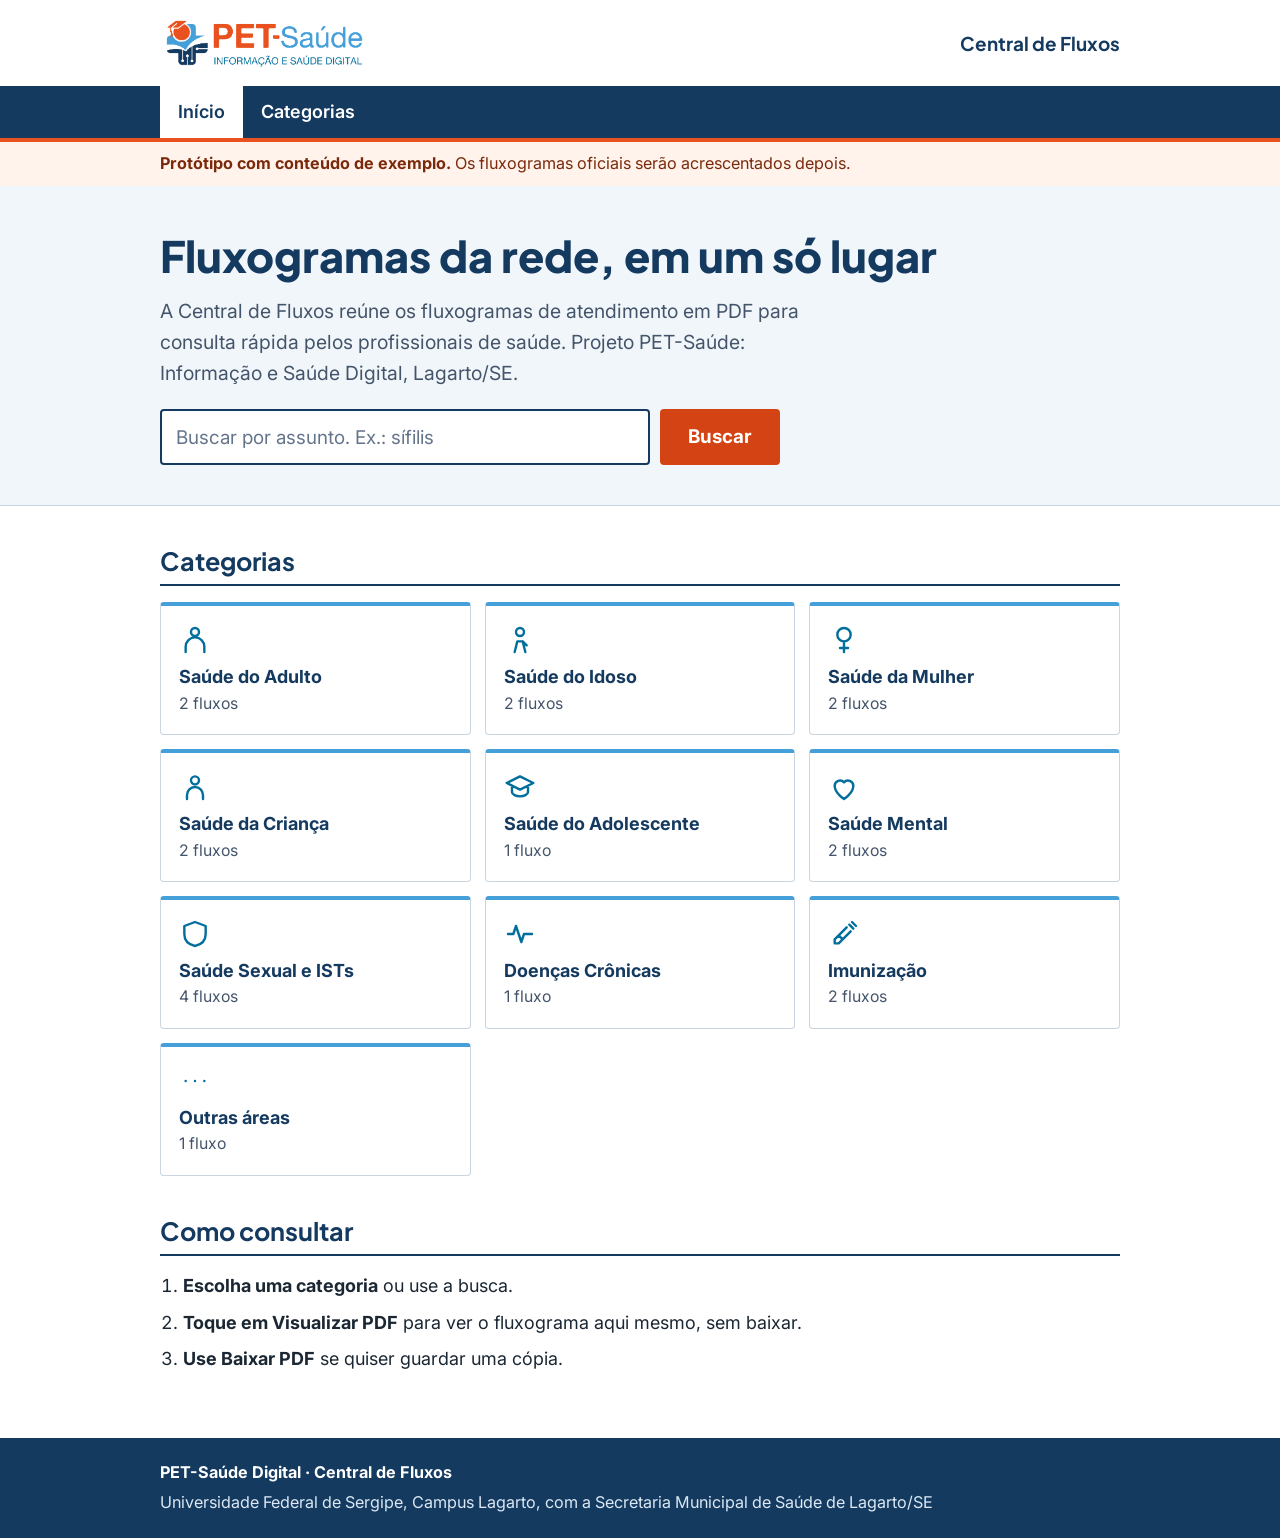
<file: index.html>
<!doctype html>
<html lang="pt-BR">
<head>
<meta charset="utf-8">
<meta name="viewport" content="width=device-width, initial-scale=1">
<title>PET-Saúde Digital · Central de Fluxos</title>
<meta name="description" content="Consulte fluxogramas assistenciais da rede de saúde de Lagarto/SE.">
<link rel="stylesheet" href="https://fonts.googleapis.com/css2?family=Inter:wght@400;500;600;700&family=Plus+Jakarta+Sans:wght@600;700;800&display=swap">
<link rel="stylesheet" href="css/style.css">
</head>
<body data-root="" data-pagina="inicio">
<a class="pular" href="#conteudo">Pular para o conteúdo</a>
<div class="pagina">
<header class="topo">
  <div class="miolo marca-linha">
    <a class="marca" href="index.html"><img src="assets/images/logo-oficial.png" alt="PET-Saúde Informação e Saúde Digital. Ir para o início."></a>
    <span class="nome-site">Central de Fluxos</span>
  </div>
  <nav class="menu" aria-label="Principal"><div class="miolo">
    <a href="index.html" aria-current="page">Início</a>
    <a href="pages/categorias.html">Categorias</a>
  </div></nav>
</header>
<div class="aviso"><div class="miolo"><strong>Protótipo com conteúdo de exemplo.</strong> Os fluxogramas oficiais serão acrescentados depois.</div></div>
<main id="conteudo">
<section class="faixa"><div class="miolo abertura">
  <h1>Fluxogramas da rede, em um só lugar</h1>
  <p>A Central de Fluxos reúne os fluxogramas de atendimento em PDF para consulta rápida pelos profissionais de saúde. Projeto PET-Saúde: Informação e Saúde Digital, Lagarto/SE.</p>
  <form class="busca" role="search" action="pages/categorias.html" method="get">
      <label class="so-leitor" for="q">Buscar fluxograma</label>
      <input id="q" name="q" type="search" placeholder="Buscar por assunto. Ex.: sífilis" autocomplete="off">
      <button class="botao" type="submit">Buscar</button>
    </form>
</div></section>
<div class="miolo">
  <section class="bloco" aria-labelledby="h-cat">
    <h2 id="h-cat">Categorias</h2>
    <ul class="cats" id="categorias"></ul>
  </section>
  <section class="bloco" aria-labelledby="h-como">
    <h2 id="h-como">Como consultar</h2>
    <ol class="como">
      <li><b>Escolha uma categoria</b> ou use a busca.</li>
      <li><b>Toque em Visualizar PDF</b> para ver o fluxograma aqui mesmo, sem baixar.</li>
      <li><b>Use Baixar PDF</b> se quiser guardar uma cópia.</li>
    </ol>
  </section>
</div>
</main>
<footer class="rodape"><div class="miolo">
  <strong>PET-Saúde Digital · Central de Fluxos</strong>
  <span>Universidade Federal de Sergipe, Campus Lagarto, com a Secretaria Municipal de Saúde de Lagarto/SE</span>
</div></footer>
</div>
<script src="js/dados.js"></script>
<script src="js/script.js"></script>
</body>
</html>
</file>
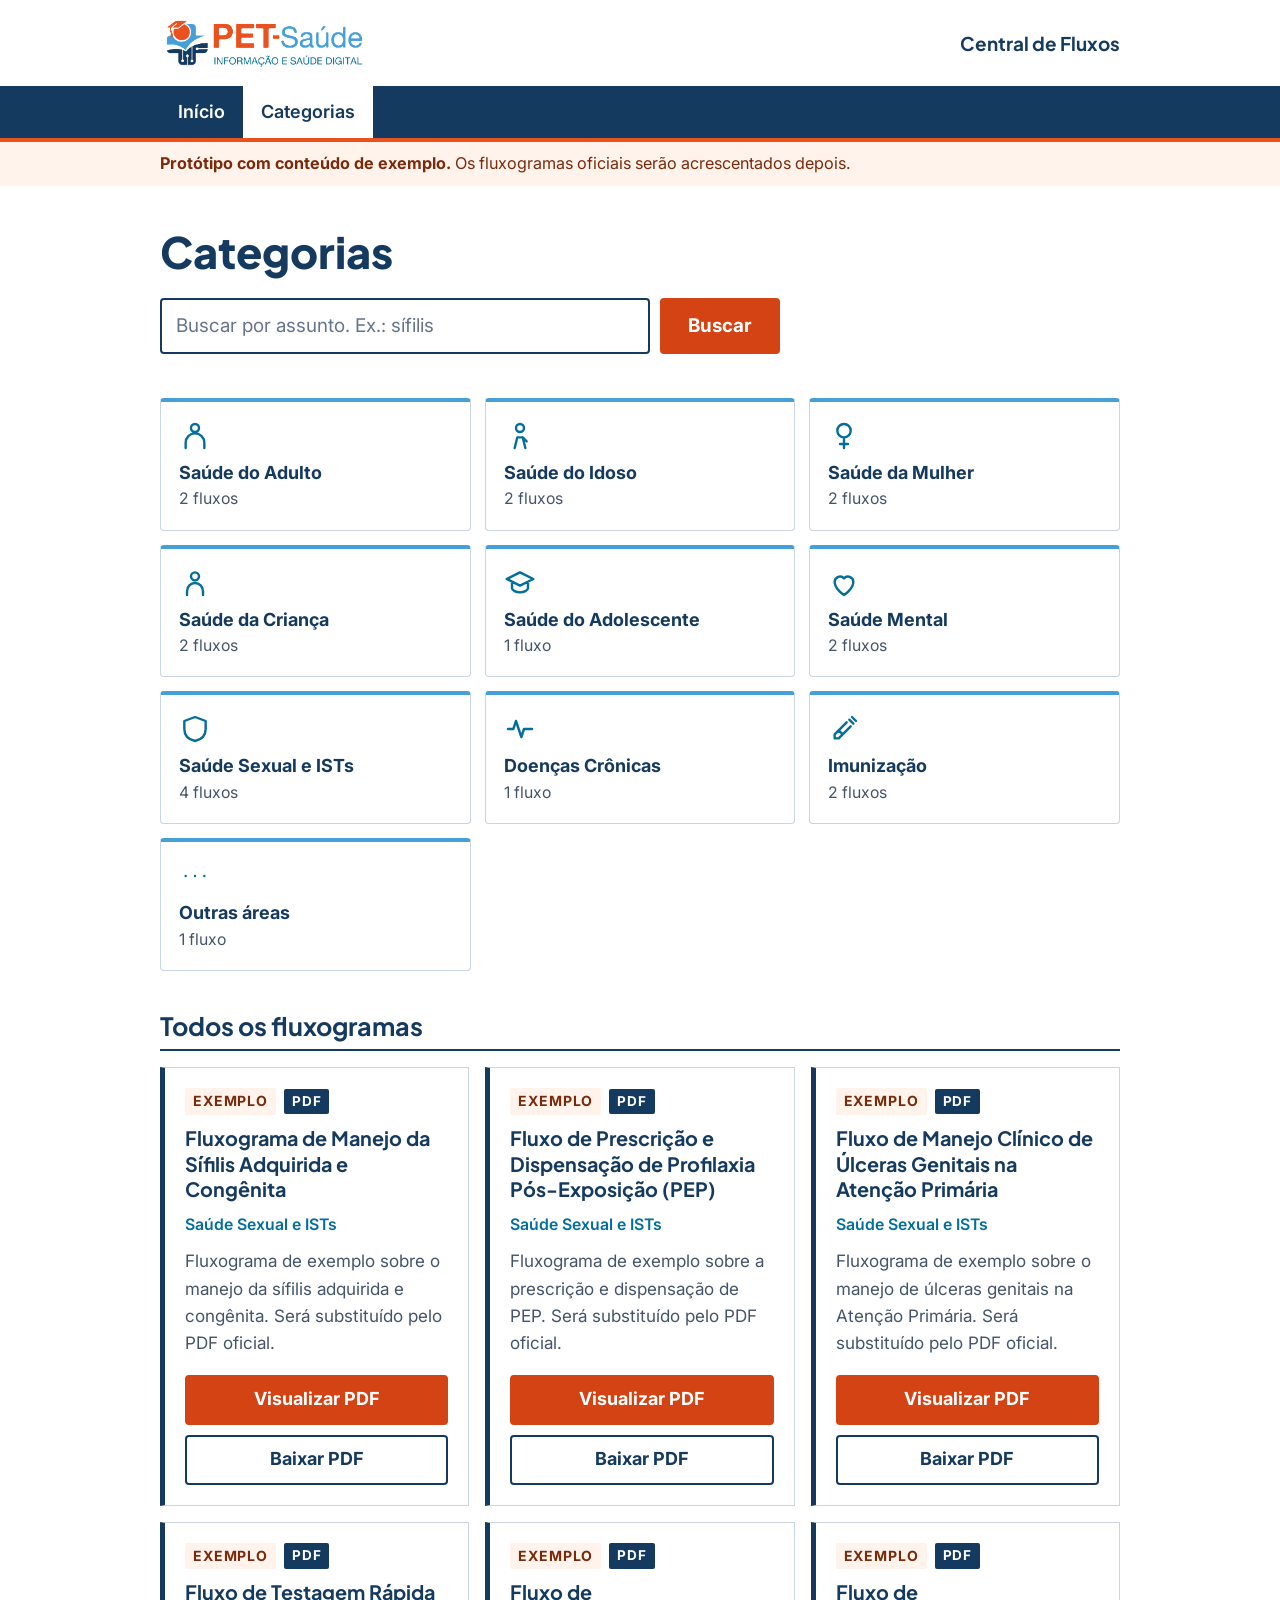
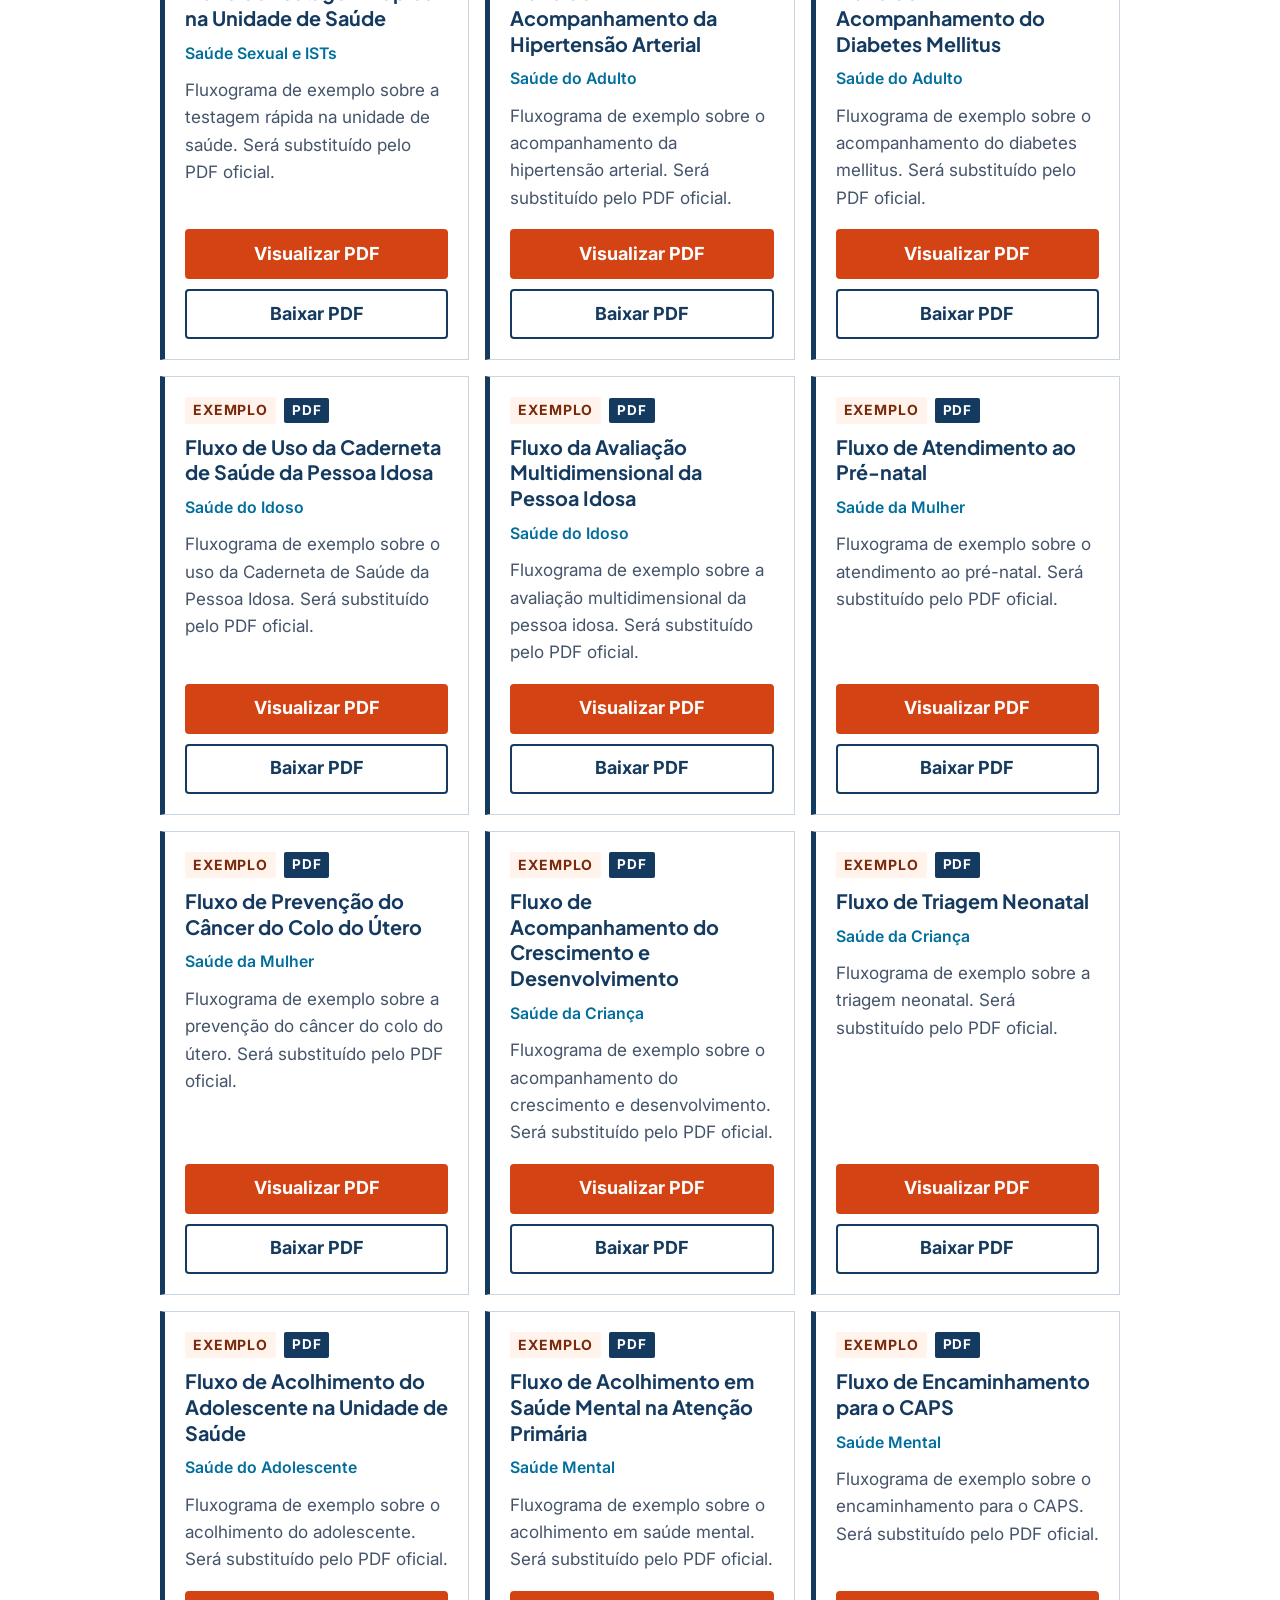
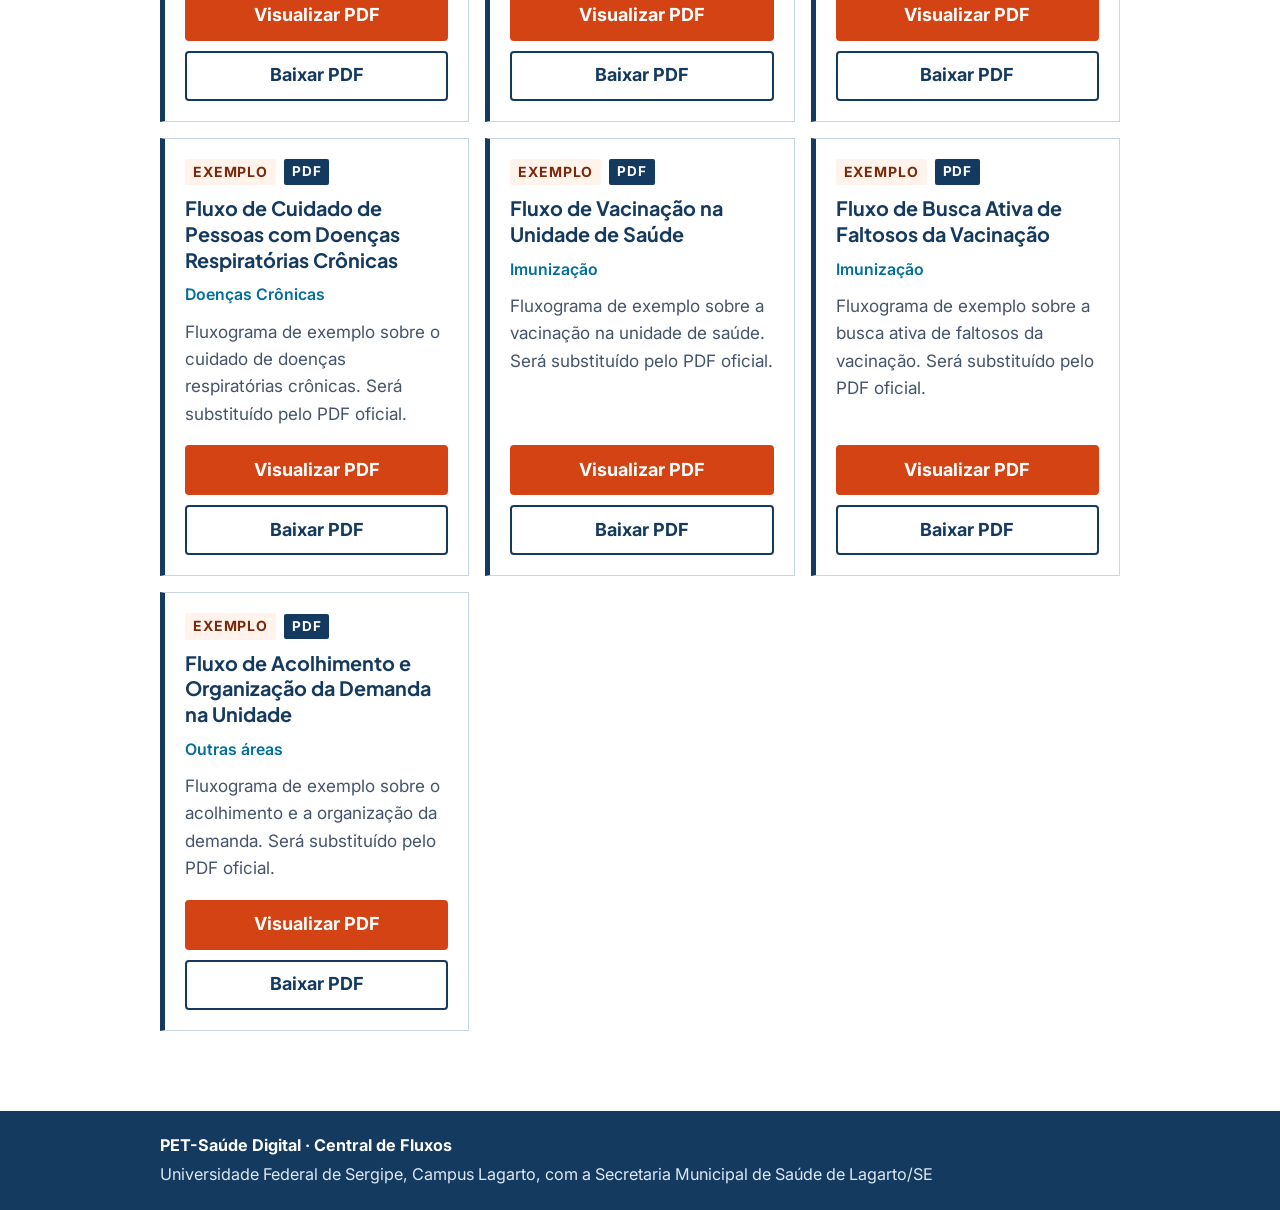
<file: pages/categorias.html>
<!doctype html>
<html lang="pt-BR">
<head>
<meta charset="utf-8">
<meta name="viewport" content="width=device-width, initial-scale=1">
<title>Categorias · Central de Fluxos</title>
<meta name="description" content="Escolha uma categoria para ver os fluxogramas.">
<link rel="stylesheet" href="https://fonts.googleapis.com/css2?family=Inter:wght@400;500;600;700&family=Plus+Jakarta+Sans:wght@600;700;800&display=swap">
<link rel="stylesheet" href="../css/style.css">
</head>
<body data-root="../" data-pagina="categorias">
<a class="pular" href="#conteudo">Pular para o conteúdo</a>
<div class="pagina">
<header class="topo">
  <div class="miolo marca-linha">
    <a class="marca" href="../index.html"><img src="../assets/images/logo-oficial.png" alt="PET-Saúde Informação e Saúde Digital. Ir para o início."></a>
    <span class="nome-site">Central de Fluxos</span>
  </div>
  <nav class="menu" aria-label="Principal"><div class="miolo">
    <a href="../index.html">Início</a>
    <a href="../pages/categorias.html" aria-current="page">Categorias</a>
  </div></nav>
</header>
<div class="aviso"><div class="miolo"><strong>Protótipo com conteúdo de exemplo.</strong> Os fluxogramas oficiais serão acrescentados depois.</div></div>
<main id="conteudo">
<div class="miolo">
  <section class="abertura">
    <h1>Categorias</h1>
    <form class="busca" role="search" action="../pages/categorias.html" method="get">
      <label class="so-leitor" for="q">Buscar fluxograma</label>
      <input id="q" name="q" type="search" placeholder="Buscar por assunto. Ex.: sífilis" autocomplete="off">
      <button class="botao" type="submit">Buscar</button>
    </form>
  </section>
  <section class="bloco"><h2 class="so-leitor">Categorias</h2><ul class="cats" id="categorias"></ul></section>
  <section class="bloco" id="lista" aria-labelledby="lista-titulo" aria-live="polite">
    <h2 id="lista-titulo">Todos os fluxogramas</h2>
    <ul class="docs" id="lista-itens"></ul>
    <div><a class="botao claro" id="limpar" href="categorias.html" hidden>Ver todos</a></div>
  </section>
</div>
</main>
<footer class="rodape"><div class="miolo">
  <strong>PET-Saúde Digital · Central de Fluxos</strong>
  <span>Universidade Federal de Sergipe, Campus Lagarto, com a Secretaria Municipal de Saúde de Lagarto/SE</span>
</div></footer>
</div>
<script src="../js/dados.js"></script>
<script src="../js/script.js"></script>
</body>
</html>
</file>
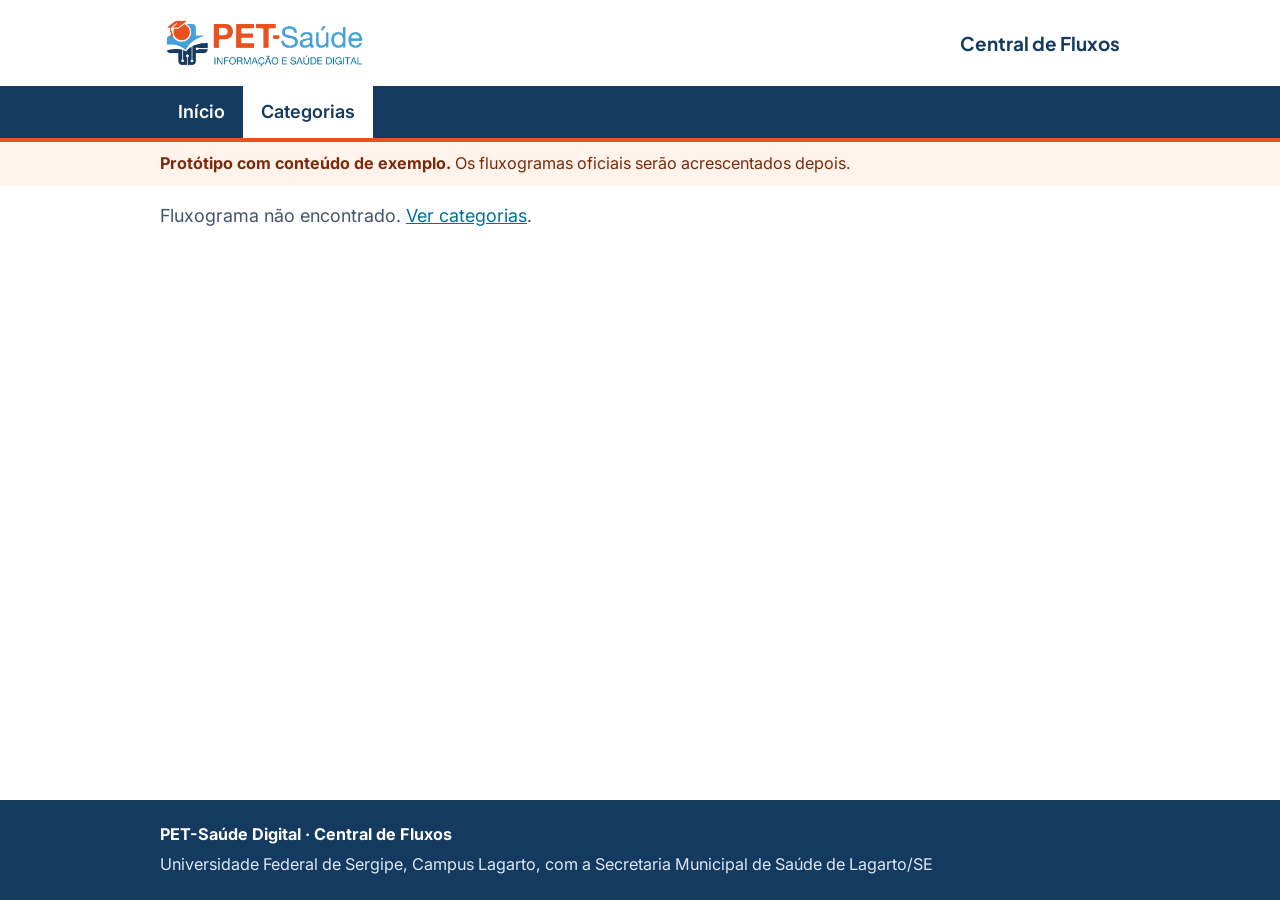
<file: pages/documento.html>
<!doctype html>
<html lang="pt-BR">
<head>
<meta charset="utf-8">
<meta name="viewport" content="width=device-width, initial-scale=1">
<title>Fluxograma · Central de Fluxos</title>
<meta name="description" content="Visualização de fluxograma em PDF.">
<link rel="stylesheet" href="https://fonts.googleapis.com/css2?family=Inter:wght@400;500;600;700&family=Plus+Jakarta+Sans:wght@600;700;800&display=swap">
<link rel="stylesheet" href="../css/style.css">
</head>
<body data-root="../" data-pagina="documento">
<a class="pular" href="#conteudo">Pular para o conteúdo</a>
<div class="pagina">
<header class="topo">
  <div class="miolo marca-linha">
    <a class="marca" href="../index.html"><img src="../assets/images/logo-oficial.png" alt="PET-Saúde Informação e Saúde Digital. Ir para o início."></a>
    <span class="nome-site">Central de Fluxos</span>
  </div>
  <nav class="menu" aria-label="Principal"><div class="miolo">
    <a href="../index.html">Início</a>
    <a href="../pages/categorias.html" aria-current="page">Categorias</a>
  </div></nav>
</header>
<div class="aviso"><div class="miolo"><strong>Protótipo com conteúdo de exemplo.</strong> Os fluxogramas oficiais serão acrescentados depois.</div></div>
<main id="conteudo">
<div class="miolo" id="doc">
  <nav class="trilha" aria-label="Trilha"><a href="../index.html">Início</a> / <a id="trilha-cat" href="categorias.html">Categoria</a> / <span id="trilha-fim"></span></nav>
  <section class="abertura">
    <span class="etiqueta">PDF</span>
    <h1 id="doc-titulo"></h1>
    <p id="doc-cat"></p>
    <div class="acoes"><a class="botao" id="abrir" href="#" target="_blank" rel="noopener">Abrir em tela cheia</a><a class="botao claro" id="baixar" href="#" download>Baixar PDF</a><a class="botao claro" id="voltar-cat" href="categorias.html">Voltar à categoria</a></div>
  </section>
  <div class="leitor" id="leitor"></div>
  <section class="bloco"><h2>Outros fluxogramas desta categoria</h2><ul class="docs" id="outros"></ul></section>
</div>
</main>
<footer class="rodape"><div class="miolo">
  <strong>PET-Saúde Digital · Central de Fluxos</strong>
  <span>Universidade Federal de Sergipe, Campus Lagarto, com a Secretaria Municipal de Saúde de Lagarto/SE</span>
</div></footer>
</div>
<script src="../js/dados.js"></script>
<script src="../js/script.js"></script>
</body>
</html>
</file>
<file: css/style.css>
/* PET-Saúde: Informação e Saúde Digital · estilos compartilhados
   Cores da logo: azul-marinho #153A60, azul institucional #026E9C, azul PET #459FD8, laranja #E9521E.
   Botões com texto branco usam #D44313 para manter o contraste de leitura. */
:root{
  --marinho:#153A60; --inst:#026E9C; --azul:#459FD8; --laranja:#E9521E; --botao:#D44313;
  --fundo:#FFFFFF; --suave:#F1F6FA; --linha:#C9D5E0; --texto:#1B2733; --apoio:#44546A;
  --aviso-fundo:#FFF3EC; --aviso-texto:#7A2A0A;
}
*{box-sizing:border-box}
html{font-size:112.5%}
body{margin:0;font-family:'Inter',system-ui,sans-serif;line-height:1.6;color:var(--texto);background:var(--fundo)}
h1,h2,h3{font-family:'Plus Jakarta Sans','Inter',system-ui,sans-serif;color:var(--marinho);margin:0;line-height:1.2}
h1{font-size:clamp(1.8rem,4.6vw,2.4rem);font-weight:800}
h2{font-size:1.4rem;font-weight:700}
h3{font-size:1.15rem;font-weight:700}
p{margin:0}
a{color:var(--inst)} a:hover{color:var(--marinho)}
button{font:inherit;cursor:pointer}
:focus-visible{outline:3px solid var(--azul);outline-offset:3px}
.so-leitor{position:absolute;width:1px;height:1px;overflow:hidden;clip:rect(0 0 0 0)}
.pular{position:absolute;left:8px;top:-60px;background:#fff;color:var(--marinho);padding:12px 16px;font-weight:700;z-index:10;border:2px solid var(--marinho)}
.pular:focus{top:8px}
.miolo{width:100%;max-width:1000px;margin:0 auto;padding:0 20px}
.pagina{min-height:100vh;display:flex;flex-direction:column}
main{flex:1;padding-bottom:64px}

/* cabeçalho: logo sobre branco, navegação em faixa azul-marinho */
.marca-linha{padding-top:14px;padding-bottom:14px}
.marca{display:inline-block;line-height:0}
.marca img{height:58px;width:auto;display:block}
.menu{background:var(--marinho);border-bottom:4px solid var(--laranja)}
.menu .miolo{display:flex;flex-wrap:wrap}
.menu a{color:#fff;text-decoration:none;font-weight:600;min-height:52px;padding:0 18px;display:inline-flex;align-items:center}
.menu a:hover{background:rgba(255,255,255,.14);color:#fff}
.menu a[aria-current="page"]{background:#fff;color:var(--marinho)}

.aviso{background:var(--aviso-fundo);color:var(--aviso-texto);font-size:.9rem}
.aviso .miolo{padding-top:9px;padding-bottom:9px}

.abertura{padding:40px 0 4px;display:flex;flex-direction:column;gap:14px}
.abertura p{font-size:1.08rem;color:var(--apoio);max-width:34em}
.trilha{font-size:.92rem;padding-top:22px}
.bloco{padding-top:40px;display:flex;flex-direction:column;gap:16px}
.bloco>h2{padding-bottom:8px;border-bottom:2px solid var(--marinho)}

.busca{display:flex;flex-wrap:wrap;gap:10px;max-width:620px;margin-top:6px}
.busca input{flex:1 1 240px;min-width:0;height:56px;padding:0 14px;font:inherit;font-size:1.05rem;border:2px solid var(--marinho);border-radius:4px;background:#fff;color:var(--texto)}
.busca input::placeholder{color:#64748B}

.botao{display:inline-flex;align-items:center;justify-content:center;min-height:56px;padding:0 26px;border:2px solid var(--botao);background:var(--botao);color:#fff;font-weight:700;font-size:1.05rem;border-radius:4px;text-decoration:none}
.botao:hover{background:#B8380C;border-color:#B8380C;color:#fff}
.botao.claro{background:#fff;color:var(--marinho);border-color:var(--marinho)}
.botao.claro:hover{background:var(--suave);color:var(--marinho)}
.botao[aria-disabled="true"]{background:#E5EAF0;border-color:#E5EAF0;color:#5B6B7F;cursor:not-allowed}

/* categorias */
.cats{list-style:none;margin:0;padding:0;display:grid;gap:14px;grid-template-columns:repeat(auto-fill,minmax(min(100%,230px),1fr))}
.cat{display:flex;flex-direction:column;gap:10px;height:100%;min-height:128px;padding:18px;background:#fff;border:1px solid var(--linha);border-top:4px solid var(--azul);border-radius:4px;text-decoration:none;color:var(--texto)}
.cat:hover{background:var(--suave);border-top-color:var(--laranja)}
.cat[aria-current="true"]{background:var(--suave);border-top-color:var(--laranja);border-color:var(--marinho)}
.cat b{display:block;color:var(--marinho);line-height:1.25}
.cat small{display:block;color:var(--apoio);font-size:.88rem;margin-top:2px}
.faixa{background:var(--suave);border-bottom:1px solid var(--linha)}
.faixa .abertura{padding:44px 20px 40px}
.nome-site{font-family:'Plus Jakarta Sans',sans-serif;font-weight:700;color:var(--marinho);font-size:1.05rem}
.marca-linha{display:flex;align-items:center;justify-content:space-between;gap:16px}
.como{margin:0;padding-left:1.3em;display:flex;flex-direction:column;gap:8px;max-width:40em}

/* lista de documentos */
.docs{list-style:none;margin:0;padding:0;display:grid;gap:16px;grid-template-columns:repeat(auto-fill,minmax(min(100%,300px),1fr))}
.doc{display:flex;gap:16px;padding:18px 0;border-bottom:1px solid var(--linha)}
.doc h3 a{color:var(--marinho);text-decoration:none}
.doc h3 a:hover{text-decoration:underline}
.doc p{color:var(--apoio);margin:4px 0}
.tipo-doc{flex:none;align-self:flex-start;min-width:112px;text-align:center;font-size:.75rem;font-weight:700;letter-spacing:.06em;color:#fff;background:var(--marinho);padding:3px 8px;border-radius:2px}
.cat-nome{font-size:.88rem;color:var(--inst);font-weight:600}
.etiqueta{align-self:flex-start;font-size:.78rem;font-weight:700;letter-spacing:.06em;color:var(--aviso-texto);background:var(--aviso-fundo);padding:2px 8px;border-radius:2px}
.vazio{padding:16px 0;color:var(--apoio)}
@media (max-width:560px){.doc{flex-direction:column;gap:8px}.tipo-doc{min-width:0}}

/* fluxograma */
.legenda{display:flex;flex-wrap:wrap;gap:18px;margin-top:26px;font-size:.92rem;color:var(--apoio)}
.legenda span{display:inline-flex;align-items:center;gap:8px}
.q{display:inline-block;width:22px;height:16px;border:2px solid var(--marinho);background:#fff}
.q.decisao{border-style:dashed;border-width:3px}
.q.enc{border-color:var(--laranja)}
.duas{display:grid;gap:32px;grid-template-columns:minmax(0,1fr);margin-top:18px}
@media (min-width:900px){.duas{grid-template-columns:minmax(0,1.1fr) minmax(0,1fr);align-items:start}.detalhe{position:sticky;top:16px}}
.desenho{display:flex;flex-direction:column;align-items:center;width:100%;max-width:560px}
.no{width:100%;min-height:68px;padding:12px 16px;text-align:left;background:#fff;border:2px solid var(--marinho);color:var(--marinho);border-radius:4px}
.no small{display:block;font-weight:700;font-size:.74rem;letter-spacing:.07em;color:var(--inst)}
.no b{font-size:1.02rem}
.no.decisao{border-style:dashed;border-width:3px;background:var(--suave)}
.no.enc{border-color:var(--laranja)}
.no:hover{background:var(--suave)}
.no[aria-pressed="true"]{background:var(--marinho);color:#fff}
.no[aria-pressed="true"] small{color:#BFE0F5}
.seta{position:relative;width:3px;height:30px;background:var(--marinho);margin-bottom:8px}
.seta::after{content:"";position:absolute;left:50%;bottom:-8px;transform:translateX(-50%);border:8px solid transparent;border-top:9px solid var(--marinho);border-bottom:0}
.ramos{display:grid;grid-template-columns:1fr 1fr;gap:12px;width:100%;margin-top:0}
.ramo{display:flex;flex-direction:column;align-items:center;min-width:0}
.rotulo{font-weight:700;font-size:.92rem;color:var(--marinho);margin-top:8px}
.ramos+.seta{margin-top:14px}
.detalhe{border-left:6px solid var(--marinho);padding:4px 0 4px 20px;display:flex;flex-direction:column;gap:12px}
.detalhe h3{font-size:1rem;color:var(--inst);margin-top:6px}
.modelo{color:var(--apoio);font-style:italic}
.rodar{margin-top:32px}
@media (max-width:520px){.no{padding:10px}.no b{font-size:.95rem}}

/* documento PDF */
.acoes{display:flex;flex-wrap:wrap;gap:10px;margin-top:6px}
.leitor{margin-top:24px;border:2px solid var(--marinho);background:var(--suave);height:78vh;min-height:420px}
.leitor object{width:100%;height:100%;display:block}
.sem-pdf{padding:24px;display:flex;flex-direction:column;gap:14px;align-items:flex-start}
.trilha{font-size:.92rem;color:var(--apoio)}

.rodape{background:var(--marinho);color:#DCE9F5;font-size:.9rem}
.rodape .miolo{padding-top:22px;padding-bottom:22px;display:flex;flex-direction:column;gap:4px}
.rodape strong{color:#fff}
@media (max-width:520px){.botao,.navegar .botao{width:100%}.menu a{padding:0 12px}.marca img{height:48px}}
[hidden]{display:none!important}
.leitor.paginas{height:auto;max-height:78vh;overflow:auto;padding:12px 0;display:flex;flex-direction:column;align-items:center;gap:12px}
.leitor.paginas canvas{max-width:100%;height:auto!important;background:#fff;box-shadow:0 1px 4px rgba(0,0,0,.25)}
.carregando{padding:24px;color:var(--apoio)}
.cartao-doc{height:100%;display:flex;flex-direction:column;gap:10px;padding:20px;background:#fff;border:1px solid var(--linha);border-left:5px solid var(--marinho)}
.cartao-doc h3{font-size:1.1rem;line-height:1.3}
.cartao-doc p{color:var(--apoio);font-size:.95rem}
.cartao-doc .sel{display:flex;gap:8px;align-items:center}
.fmt{font-size:.75rem;font-weight:700;letter-spacing:.06em;color:#fff;background:var(--marinho);padding:2px 8px;border-radius:2px}
.cartao-doc .bt{margin-top:auto;padding-top:8px;display:flex;flex-direction:column;gap:10px}
.cartao-doc .botao{min-height:50px;font-size:1rem;padding:0 18px}
.fmt.fluxo{background:var(--botao)}
</file>
